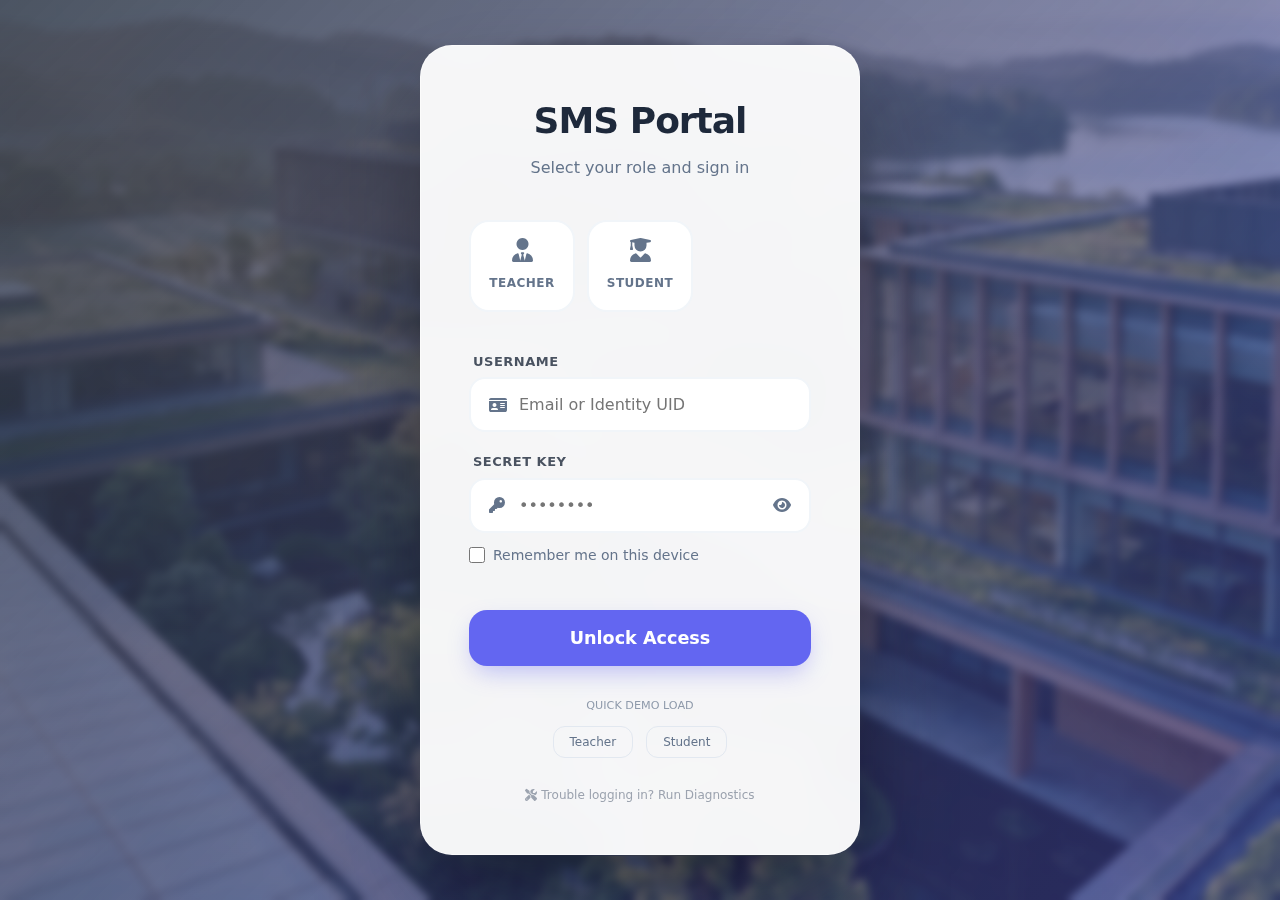
<file: login.html>
<!DOCTYPE html>
<html lang="en">

<head>
    <meta charset="UTF-8">
    <meta name="viewport" content="width=device-width, initial-scale=1.0">
    <title>Secure Access - School Management System</title>
    <link rel="stylesheet" href="css/style.css">
    <link rel="preconnect" href="https://fonts.googleapis.com">
    <link rel="preconnect" href="https://fonts.gstatic.com" crossorigin>
    <link href="https://fonts.googleapis.com/css2?family=Outfit:wght@300;400;500;600;700;800&display=swap"
        rel="stylesheet">
    <link rel="stylesheet" href="https://cdnjs.cloudflare.com/ajax/libs/font-awesome/6.4.0/css/all.min.css">
    <style>
        :root {
            --primary: #6366f1;
            --primary-glow: rgba(99, 102, 241, 0.4);
            --bg-accent: #f8fafc;
            --white: #ffffff;
            --gray-100: #f1f5f9;
            --gray-200: #e2e8f0;
            --gray-500: #64748b;
            --gray-800: #1e293b;
        }


        body {
            margin: 0;
            font-family: 'Outfit', sans-serif;
            height: 100vh;
            display: flex;
            align-items: center;
            justify-content: center;
            overflow: hidden;
            background: url('assets/images/login-bg.png') no-repeat center center fixed;
            background-size: cover;
            position: relative;
        }

        body::before {
            content: '';
            position: absolute;
            top: 0;
            left: 0;
            width: 100%;
            height: 100%;
            background: linear-gradient(135deg, rgba(30, 41, 59, 0.8) 0%, rgba(99, 102, 241, 0.4) 100%);
            backdrop-filter: blur(4px);
            z-index: 1;
        }



        .login-card {
            position: relative;
            z-index: 10;
            background: rgba(255, 255, 255, 0.95);
            backdrop-filter: blur(20px);
            border: 1px solid rgba(255, 255, 255, 0.5);
            width: 100%;
            max-width: 440px;
            padding: 3rem;
            border-radius: 32px;
            box-shadow: 0 40px 100px -20px rgba(0, 0, 0, 0.5);
            transform: translateY(0);
            transition: all 0.5s cubic-bezier(0.4, 0, 0.2, 1);
        }

        @media (max-width: 480px) {
            .login-card {
                padding: 1.5rem;
                border-radius: 20px;
                max-width: 95%;
            }

            .login-header h1 {
                font-size: 1.75rem;
            }

            .role-grid {
                gap: 8px;
            }

            .role-option {
                padding: 0.75rem 0.5rem;
            }

            .role-option span {
                font-size: 0.65rem;
            }
        }

        .login-header {
            text-align: center;
            margin-bottom: 2.5rem;
        }

        .login-header h1 {
            font-size: 2.25rem;
            font-weight: 800;
            color: var(--gray-800);
            letter-spacing: -1px;
            margin-bottom: 0.5rem;
        }

        .login-header p {
            color: var(--gray-500);
            font-weight: 400;
        }

        /* Role Grid Styling */
        .role-grid {
            display: grid;
            grid-template-columns: repeat(3, 1fr);
            gap: 12px;
            margin-bottom: 2.5rem;
        }

        .role-option {
            background: white;
            border: 2px solid var(--gray-100);
            padding: 1rem;
            border-radius: 20px;
            text-align: center;
            cursor: pointer;
            transition: all 0.3s cubic-bezier(0.4, 0, 0.2, 1);
            position: relative;
        }

        .role-option i {
            display: block;
            font-size: 1.5rem;
            margin-bottom: 8px;
            color: var(--gray-500);
            transition: all 0.3s;
        }

        .role-option span {
            font-size: 0.75rem;
            font-weight: 700;
            text-transform: uppercase;
            letter-spacing: 0.5px;
            color: var(--gray-500);
        }

        .role-option:hover {
            border-color: var(--primary);
            background: var(--gray-50);
            transform: translateY(-4px);
        }

        .role-option.active {
            border-color: var(--primary);
            background: var(--gray-100);
            box-shadow: 0 10px 15px -3px rgba(99, 102, 241, 0.1);
        }

        .role-option.active i,
        .role-option.active span {
            color: var(--primary);
        }

        .role-option.active::after {
            content: '\f058';
            font-family: 'Font Awesome 6 Free';
            font-weight: 900;
            position: absolute;
            top: -8px;
            right: -8px;
            background: white;
            color: var(--primary);
            border-radius: 50%;
            font-size: 1.1rem;
        }

        /* Form Controls */
        .form-group {
            margin-bottom: 1.25rem;
        }

        .form-label {
            display: block;
            font-size: 0.8125rem;
            font-weight: 700;
            color: var(--gray-800);
            margin-left: 4px;
            margin-bottom: 6px;
            text-transform: uppercase;
            letter-spacing: 0.5px;
            opacity: 0.8;
        }

        .input-box {
            position: relative;
        }

        .form-control {
            width: 100%;
            padding: 1rem 1.25rem;
            padding-left: 3rem;
            border: 2px solid var(--gray-100);
            border-radius: 16px;
            font-size: 1rem;
            font-family: inherit;
            transition: all 0.3s;
            box-sizing: border-box;
            background: white;
        }

        .form-control:focus {
            outline: none;
            border-color: var(--primary);
            box-shadow: 0 0 0 4px var(--primary-glow);
        }

        .input-box i {
            position: absolute;
            left: 1.25rem;
            top: 50%;
            transform: translateY(-50%);
            color: var(--gray-500);
            transition: all 0.3s;
        }

        .form-control:focus+i {
            color: var(--primary);
        }

        .input-box .toggle-password {
            position: absolute;
            right: 1.25rem;
            left: auto;
            top: 50%;
            transform: translateY(-50%);
            color: var(--gray-500);
            cursor: pointer;
            transition: all 0.3s;
            z-index: 10;
        }

        .toggle-password:hover {
            color: var(--primary);
        }

        .btn-login {
            width: 100%;
            padding: 1.125rem;
            background: var(--primary);
            color: white;
            border: none;
            border-radius: 18px;
            font-size: 1.1rem;
            font-weight: 800;
            cursor: pointer;
            transition: all 0.3s;
            margin-top: 1.5rem;
            box-shadow: 0 10px 25px -5px var(--primary-glow);
        }

        .btn-login:hover {
            transform: translateY(-2px);
            box-shadow: 0 15px 30px -5px var(--primary-glow);
            filter: brightness(1.1);
        }

        .btn-login:active {
            transform: translateY(0);
        }

        .error-message {
            background: #fff1f2;
            color: #e11d48;
            padding: 1rem;
            border-radius: 16px;
            margin-bottom: 1.5rem;
            font-size: 0.875rem;
            border-left: 4px solid #e11d48;
            display: none;
            font-weight: 500;
        }

        .demo-footer {
            margin-top: 2rem;
            text-align: center;
        }

        .demo-btn {
            background: none;
            border: 1px solid var(--gray-200);
            padding: 8px 16px;
            border-radius: 12px;
            font-size: 0.75rem;
            color: var(--gray-500);
            cursor: pointer;
            transition: all 0.2s;
            margin: 0 4px;
        }

        .demo-btn:hover {
            background: var(--gray-100);
            border-color: var(--gray-500);
            color: var(--gray-800);
        }
    </style>
</head>

<body>
    <div class="login-card">
        <div class="login-header">
            <h1 id="app-title" style="cursor: pointer; user-select: none; font-size: 2.25rem;">SMS Portal</h1>
            <p>Select your role and sign in</p>
        </div>

        <div id="error-box" class="error-message"></div>

        <form id="login-form">
            <!-- Hidden input for role -->
            <input type="hidden" id="role-select" required>

            <div class="role-grid" style="grid-template-columns: repeat(3, 1fr);">
                <div class="role-option" id="admin-role-card" onclick="selectRole('admin', this)"
                    style="display: none;">
                    <i class="fas fa-user-shield"></i>
                    <span>Admin</span>
                </div>
                <div class="role-option" onclick="selectRole('teacher', this)">
                    <i class="fas fa-user-tie"></i>
                    <span>Teacher</span>
                </div>
                <div class="role-option" onclick="selectRole('student', this)">
                    <i class="fas fa-user-graduate"></i>
                    <span>Student</span>
                </div>
            </div>

            <div class="form-group">
                <label class="form-label" id="username-label">Username</label>
                <div class="input-box">
                    <input type="text" id="username" class="form-control" placeholder="Email or Identity UID" required>
                    <i class="fas fa-id-card"></i>
                </div>
            </div>

            <div class="form-group">
                <label class="form-label">Secret Key</label>
                <div class="input-box">
                    <input type="password" id="password" class="form-control" placeholder="••••••••" required>
                    <i class="fas fa-key"></i>
                    <i class="fas fa-eye toggle-password" id="toggle-password" onclick="togglePasswordVisibility()"></i>
                </div>
            </div>

            <div class="form-group" style="display: flex; align-items: center; gap: 8px; margin-top: -0.5rem;">
                <input type="checkbox" id="remember-me" style="width: 16px; height: 16px; cursor: pointer;">
                <label for="remember-me" style="font-size: 0.875rem; color: var(--gray-500); cursor: pointer;">Remember
                    me on this device</label>
            </div>

            <button type="submit" class="btn-login" id="submit-btn" disabled>
                Unlock Access
            </button>
        </form>

        <div class="demo-footer">
            <p style="font-size: 0.7rem; color: var(--gray-500); margin-bottom: 12px; opacity: 0.7;">QUICK DEMO LOAD</p>
            <span id="admin-demo-btn" style="display: none;"><button class="demo-btn"
                    onclick="fillDemo('admin')">Admin</button></span>
            <button class="demo-btn" onclick="fillDemo('teacher')">Teacher</button>
            <button class="demo-btn" onclick="fillDemo('student')">Student</button>
        </div>

        <div style="margin-top: 1.5rem; text-align: center;">
            <a href="#" onclick="runDiagnostics()"
                style="font-size: 0.75rem; color: var(--gray-400); text-decoration: none;">
                <i class="fas fa-tools"></i> Trouble logging in? Run Diagnostics
            </a>
        </div>
    </div>

    <script src="js/auth.js"></script>
    <script>
        const ADMIN_EMAIL = 'admin@smsportal.com';

        // Admin reveal logic
        let clickCount = 0;
        let lastClickTime = 0;
        document.getElementById('app-title').addEventListener('click', () => {
            const currentTime = new Date().getTime();
            if (currentTime - lastClickTime < 500) {
                clickCount++;
            } else {
                clickCount = 1;
            }
            lastClickTime = currentTime;

            if (clickCount === 3) {
                document.getElementById('admin-role-card').style.display = 'block';
                document.getElementById('admin-demo-btn').style.display = 'inline';
                document.querySelector('.role-grid').style.gridTemplateColumns = 'repeat(3, 1fr)';
                // Trigger a small animation
                const card = document.querySelector('.login-card');
                card.style.borderColor = 'var(--primary)';
                setTimeout(() => card.style.borderColor = 'rgba(255, 255, 255, 0.5)', 500);
            }
        });

        function togglePasswordVisibility() {
            const passwordInput = document.getElementById('password');
            const toggleIcon = document.getElementById('toggle-password');

            if (passwordInput.type === 'password') {
                passwordInput.type = 'text';
                toggleIcon.classList.remove('fa-eye');
                toggleIcon.classList.add('fa-eye-slash');
            } else {
                passwordInput.type = 'password';
                toggleIcon.classList.remove('fa-eye-slash');
                toggleIcon.classList.add('fa-eye');
            }
        }

        function selectRole(role, element) {
            document.querySelectorAll('.role-option').forEach(opt => opt.classList.remove('active'));
            element.classList.add('active');
            document.getElementById('role-select').value = role;
            document.getElementById('submit-btn').disabled = false;

            // Update placeholder based on role
            const usernameInput = document.getElementById('username');
            const usernameLabel = document.getElementById('username-label');
            if (role === 'admin') {
                usernameInput.placeholder = 'admin@smsportal.com';
                usernameLabel.textContent = 'Administrator Email';
            } else if (role === 'teacher') {
                usernameInput.placeholder = 'e.g. teacher1';
                usernameLabel.textContent = 'Faculty Username';
            } else {
                usernameInput.placeholder = 'e.g. stu0001';
                usernameLabel.textContent = 'Student Identity UID';
            }
        }

        function fillDemo(role) {
            const users = {
                admin: { u: 'admin@smsportal.com', p: '123' },
                teacher: { u: 'teacher', p: '123' },
                student: { u: 'student', p: '123' }
            };

            const options = document.querySelectorAll('.role-option');
            const targetIdx = role === 'admin' ? 0 : (role === 'teacher' ? 1 : 2);
            selectRole(role, options[targetIdx]);

            document.getElementById('username').value = users[role].u;
            document.getElementById('password').value = users[role].p;
        }

        document.getElementById('login-form').addEventListener('submit', async function (e) {
            e.preventDefault();
            const btn = document.getElementById('submit-btn');
            const originalText = btn.innerHTML;

            btn.innerHTML = '<i class="fas fa-circle-notch fa-spin"></i> Authenticating...';
            btn.disabled = true;

            const user = document.getElementById('username').value;
            const pass = document.getElementById('password').value;
            const role = document.getElementById('role-select').value;
            const rememberMe = document.getElementById('remember-me').checked;
            const errorBox = document.getElementById('error-box');

            try {
                const result = await Auth.login(user, pass, role, rememberMe);
                if (result.success) {
                    window.location.href = 'index.html';
                } else {
                    errorBox.textContent = result.message;
                    errorBox.style.display = 'block';
                    btn.innerHTML = originalText;
                    btn.disabled = false;

                    const card = document.querySelector('.login-card');
                    card.style.transform = 'translateX(10px)';
                    setTimeout(() => card.style.transform = 'translateX(-10px)', 100);
                    setTimeout(() => card.style.transform = 'translateX(0)', 200);
                }
            } catch (error) {
                console.error('Login error:', error);
                errorBox.textContent = 'A system error occurred. Please try again.';
                errorBox.style.display = 'block';
                btn.innerHTML = originalText;
                btn.disabled = false;
            }
        });

        async function runDiagnostics() {
            if (confirm('Run authentication diagnostics? This will fix common login issues without deleting your data.')) {
                console.log('Running diagnostics...');

                // 1. Force a clean initialization
                // We clear the init promise so it runs again
                Auth._initPromise = null;
                await Auth.init();

                // 2. Check for admin
                const users = JSON.parse(localStorage.getItem('sms_users') || '[]');
                const adminExists = users.some(u => u.role === 'admin');

                if (adminExists) {
                    alert('Diagnostics Complete: Admin account found. Please try logging in with admin@smsportal.com / 123');
                } else {
                    alert('Diagnostics Complete: Admin account restored. Please try logging in with admin@smsportal.com / 123');
                }

                location.reload(); // Refresh to apply changes
            }
        }

        (async () => {
            await Auth.init();
            if (Auth.isAuthenticated()) {
                window.location.href = 'index.html';
            }
        })();
    </script>
</body>

</html>
</file>
<file: css/style.css>
:root {
    /* Color Palette */
    --primary: #4f46e5;
    --primary-hover: #4338ca;
    --secondary: #0ea5e9;
    --accent: #f59e0b;
    --success: #10b981;
    --danger: #ef4444;
    --warning: #f59e0b;
    --info: #3b82f6;

    /* Grays */
    --gray-50: #f9fafb;
    --gray-100: #f3f4f6;
    --gray-200: #e5e7eb;
    --gray-300: #d1d5db;
    --gray-400: #9ca3af;
    --gray-500: #6b7280;
    --gray-600: #4b5563;
    --gray-700: #374151;
    --gray-800: #1f2937;
    --gray-900: #111827;

    /* Backgrounds */
    --bg-main: #f3f4f6;
    --bg-card: rgba(255, 255, 255, 0.8);
    --bg-sidebar: #1e293b;

    /* Effects */
    --glass: rgba(255, 255, 255, 0.7);
    --glass-border: rgba(255, 255, 255, 0.2);
    --shadow-sm: 0 1px 2px 0 rgb(0 0 0 / 0.05);
    --shadow-md: 0 4px 6px -1px rgb(0 0 0 / 0.1), 0 2px 4px -2px rgb(0 0 0 / 0.1);
    --shadow-lg: 0 10px 15px -3px rgb(0 0 0 / 0.1), 0 4px 6px -4px rgb(0 0 0 / 0.1);

    /* Border Radius */
    --radius-sm: 0.375rem;
    --radius-md: 0.5rem;
    --radius-lg: 0.75rem;
    --radius-xl: 1rem;
}

* {
    margin: 0;
    padding: 0;
    box-sizing: border-box;
    font-family: 'Inter', system-ui, -apple-system, sans-serif;
}

body {
    background-color: var(--bg-main);
    color: var(--gray-800);
    line-height: 1.5;
    min-height: 100vh;
}

/* Glassmorphism Classes */
.glass-panel {
    background: var(--bg-card);
    backdrop-filter: blur(12px);
    -webkit-backdrop-filter: blur(12px);
    border: 1px solid var(--glass-border);
    border-radius: var(--radius-lg);
    box-shadow: var(--shadow-md);
}

.glass-card {
    background: rgba(255, 255, 255, 0.4);
    backdrop-filter: blur(8px);
    border-radius: var(--radius-md);
    border: 1px solid rgba(255, 255, 255, 0.3);
    padding: 1.5rem;
    transition: transform 0.2s ease, box-shadow 0.2s ease;
}

.glass-card:hover {
    transform: translateY(-2px);
    box-shadow: var(--shadow-lg);
}

/* Typography */
h1,
h2,
h3,
h4 {
    font-weight: 700;
    color: var(--gray-900);
}

/* Buttons */
.btn {
    display: inline-flex;
    align-items: center;
    justify-content: center;
    padding: 0.5rem 1rem;
    font-weight: 500;
    border-radius: var(--radius-md);
    cursor: pointer;
    transition: all 0.2s ease;
    border: none;
    gap: 0.5rem;
}

.btn-primary {
    background-color: var(--primary);
    color: white;
}

.btn-primary:hover {
    background-color: var(--primary-hover);
}

/* Input Fields */
.form-group {
    margin-bottom: 1rem;
}

.form-label {
    display: block;
    font-size: 0.875rem;
    font-weight: 600;
    margin-bottom: 0.25rem;
    color: var(--gray-700);
}

.form-control {
    width: 100%;
    padding: 0.625rem;
    border-radius: var(--radius-md);
    border: 1px solid var(--gray-300);
    background: white;
    transition: border-color 0.2s, box-shadow 0.2s;
}

.form-control:focus {
    outline: none;
    border-color: var(--primary);
    box-shadow: 0 0 0 3px rgba(79, 70, 229, 0.1);
}

/* Dashboard Layout */
.app-container {
    display: flex;
    min-height: 100vh;
}

.sidebar {
    width: 260px;
    background-color: var(--bg-sidebar);
    color: white;
    padding: 1.5rem;
    display: flex;
    flex-direction: column;
    transition: width 0.3s ease;
}

.main-content {
    flex: 1;
    padding: 2rem;
    overflow-y: auto;
}

.top-bar {
    display: flex;
    justify-content: space-between;
    align-items: center;
    margin-bottom: 2rem;
    padding-bottom: 1rem;
    border-bottom: 1px solid var(--gray-200);
}

/* Modal */
.modal-overlay {
    position: fixed;
    top: 0;
    left: 0;
    right: 0;
    bottom: 0;
    background: rgba(0, 0, 0, 0.5);
    display: none;
    align-items: center;
    justify-content: center;
    z-index: 1000;
    backdrop-filter: blur(4px);
}

.modal-content {
    background: white;
    padding: 2rem;
    border-radius: var(--radius-lg);
    width: 90%;
    max-width: 500px;
    box-shadow: var(--shadow-lg);
}

/* Toast Notifications */
.toast-container {
    position: fixed;
    top: 20px;
    right: 20px;
    z-index: 9999;
    display: flex;
    flex-direction: column;
    gap: 10px;
}

.toast {
    background: white;
    padding: 1rem;
    border-radius: var(--radius-lg);
    box-shadow: 0 10px 25px rgba(0, 0, 0, 0.1);
    display: flex;
    align-items: center;
    gap: 1rem;
    min-width: 300px;
    max-width: 450px;
    animation: slideInRight 0.3s ease-out;
    border-left: 4px solid var(--primary);
    position: relative;
    overflow: hidden;
}

.toast-success {
    border-left-color: var(--success);
}

.toast-error {
    border-left-color: var(--danger);
}

.toast-warning {
    border-left-color: var(--warning);
}

.toast-info {
    border-left-color: var(--info);
}

.toast-icon {
    font-size: 1.5rem;
}

.toast-success .toast-icon {
    color: var(--success);
}

.toast-error .toast-icon {
    color: var(--danger);
}

.toast-warning .toast-icon {
    color: var(--warning);
}

.toast-info .toast-icon {
    color: var(--info);
}

.toast-content {
    flex: 1;
}

.toast-title {
    font-weight: 700;
    font-size: 0.95rem;
    color: var(--gray-900);
}

.toast-message {
    font-size: 0.875rem;
    color: var(--gray-600);
    margin-top: 2px;
}

.toast-close {
    background: none;
    border: none;
    font-size: 1.25rem;
    color: var(--gray-400);
    cursor: pointer;
    transition: color 0.2s;
}

.toast-close:hover {
    color: var(--gray-700);
}

/* Notification Dropdown */
.notification-dropdown {
    position: fixed;
    width: 380px;
    background: white;
    border-radius: var(--radius-xl);
    box-shadow: 0 20px 50px rgba(0, 0, 0, 0.15);
    display: none;
    flex-direction: column;
    z-index: 5000;
    border: 1px solid var(--gray-200);
    animation: fadeInScale 0.2s ease-out;
}

.dropdown-header {
    padding: 1.25rem;
    border-bottom: 1px solid var(--gray-100);
    display: flex;
    justify-content: space-between;
    align-items: center;
}

.dropdown-header h3 {
    font-size: 1.1rem;
    margin: 0;
}

.dropdown-actions {
    display: flex;
    gap: 0.75rem;
}

.text-btn {
    background: none;
    border: none;
    font-size: 0.8rem;
    color: var(--primary);
    font-weight: 600;
    cursor: pointer;
}

.text-btn.danger {
    color: var(--danger);
}

.dropdown-filters {
    padding: 0.75rem 1.25rem;
    display: flex;
    gap: 0.5rem;
    background: var(--gray-50);
}

.filter-chip {
    padding: 0.35rem 0.85rem;
    border-radius: 20px;
    background: white;
    border: 1px solid var(--gray-200);
    font-size: 0.75rem;
    font-weight: 600;
    color: var(--gray-600);
    cursor: pointer;
    transition: all 0.2s;
}

.filter-chip.active {
    background: var(--primary);
    color: white;
    border-color: var(--primary);
}

.dropdown-list {
    max-height: 400px;
    overflow-y: auto;
}

.notif-item {
    padding: 1rem 1.25rem;
    display: flex;
    gap: 1rem;
    cursor: pointer;
    transition: background 0.2s;
    border-bottom: 1px solid var(--gray-50);
    position: relative;
    align-items: flex-start;
}

.notif-item:hover {
    background: var(--gray-50);
}

.notif-item.unread {
    background: rgba(79, 70, 229, 0.03);
}

.notif-icon {
    width: 40px;
    height: 40px;
    border-radius: 50%;
    display: flex;
    align-items: center;
    justify-content: center;
    color: white;
    flex-shrink: 0;
    font-size: 1.1rem;
}

.notif-body {
    flex: 1;
}

.notif-title {
    font-size: 0.9rem;
    font-weight: 700;
    color: var(--gray-900);
}

.notif-text {
    font-size: 0.85rem;
    color: var(--gray-600);
    margin: 2px 0 4px;
    line-height: 1.4;
}

.notif-time {
    font-size: 0.75rem;
    color: var(--gray-400);
}

.unread-dot {
    width: 8px;
    height: 8px;
    background: var(--primary);
    border-radius: 50%;
    position: absolute;
    top: 1.25rem;
    right: 1.25rem;
}

.dropdown-footer {
    padding: 1rem;
    border-top: 1px solid var(--gray-100);
}

.btn-block {
    width: 100%;
    padding: 0.75rem;
    background: var(--gray-100);
    border: none;
    border-radius: var(--radius-md);
    color: var(--gray-700);
    font-weight: 600;
    cursor: pointer;
    transition: all 0.2s;
}

.btn-block:hover {
    background: var(--gray-200);
}

.empty-notif {
    padding: 3rem 1rem;
    text-align: center;
    color: var(--gray-400);
}

.empty-notif i {
    font-size: 2.5rem;
    margin-bottom: 1rem;
    opacity: 0.5;
}

/* Animations */
@keyframes slideInRight {
    from {
        transform: translateX(100%);
        opacity: 0;
    }

    to {
        transform: translateX(0);
        opacity: 1;
    }
}

@keyframes fadeOut {
    from {
        opacity: 1;
    }

    to {
        opacity: 0;
    }
}

@keyframes fadeInScale {
    from {
        opacity: 0;
        transform: scale(0.95);
    }

    to {
        opacity: 1;
        transform: scale(1);
    }
}

/* Mobile Hamburger Menu Bit */
.menu-toggle {
    display: none;
    background: none;
    border: none;
    color: var(--primary);
    font-size: 1.5rem;
    cursor: pointer;
    padding: 0.5rem;
    margin-right: 1rem;
}

/* Sidebar Overlay for Mobile */
.sidebar-overlay {
    position: fixed;
    top: 0;
    left: 0;
    right: 0;
    bottom: 0;
    background: rgba(0, 0, 0, 0.5);
    z-index: 150;
    display: none;
    backdrop-filter: blur(4px);
}

/* Responsive Overrides */
@media (max-width: 1024px) {
    .sidebar {
        width: 240px;
    }
}

@media (max-width: 768px) {
    .app-container {
        flex-direction: column;
    }

    .sidebar {
        position: fixed;
        left: -280px;
        top: 0;
        bottom: 0;
        z-index: 200;
        width: 280px;
        transition: left 0.3s cubic-bezier(0.4, 0, 0.2, 1);
        box-shadow: 20px 0 50px rgba(0, 0, 0, 0.2);
    }

    .sidebar.active {
        left: 0;
    }

    .main-content {
        padding: 1rem;
        width: 100%;
    }

    .menu-toggle {
        display: block;
    }

    .top-bar {
        padding-top: 0.5rem;
        gap: 1rem;
    }

    .top-bar-actions {
        gap: 1rem !important;
    }

    #page-title {
        font-size: 1.5rem;
    }

    .modal-content {
        width: 95%;
        padding: 1.5rem;
    }

    /* Grid stacking */
    .responsive-grid {
        grid-template-columns: 1fr !important;
    }

    /* Table Responsiveness */
    .table-responsive {
        overflow-x: auto;
        -webkit-overflow-scrolling: touch;
        margin: 0 -1rem;
        padding: 0 1rem;
    }

    /* Hide unnecessary info on ultra mobile */
    #academic-session {
        display: none;
    }
}

@media (max-width: 480px) {
    .top-bar-actions div:first-child {
        display: none;
        /* Hide date on very small screens to save space */
    }

    .glass-panel {
        padding: 1rem !important;
    }
}

/* Utility Classes for JS usage */
.mobile-hidden {
    display: none !important;
}

@media (min-width: 769px) {
    .mobile-only {
        display: none !important;
    }
}
</file>
